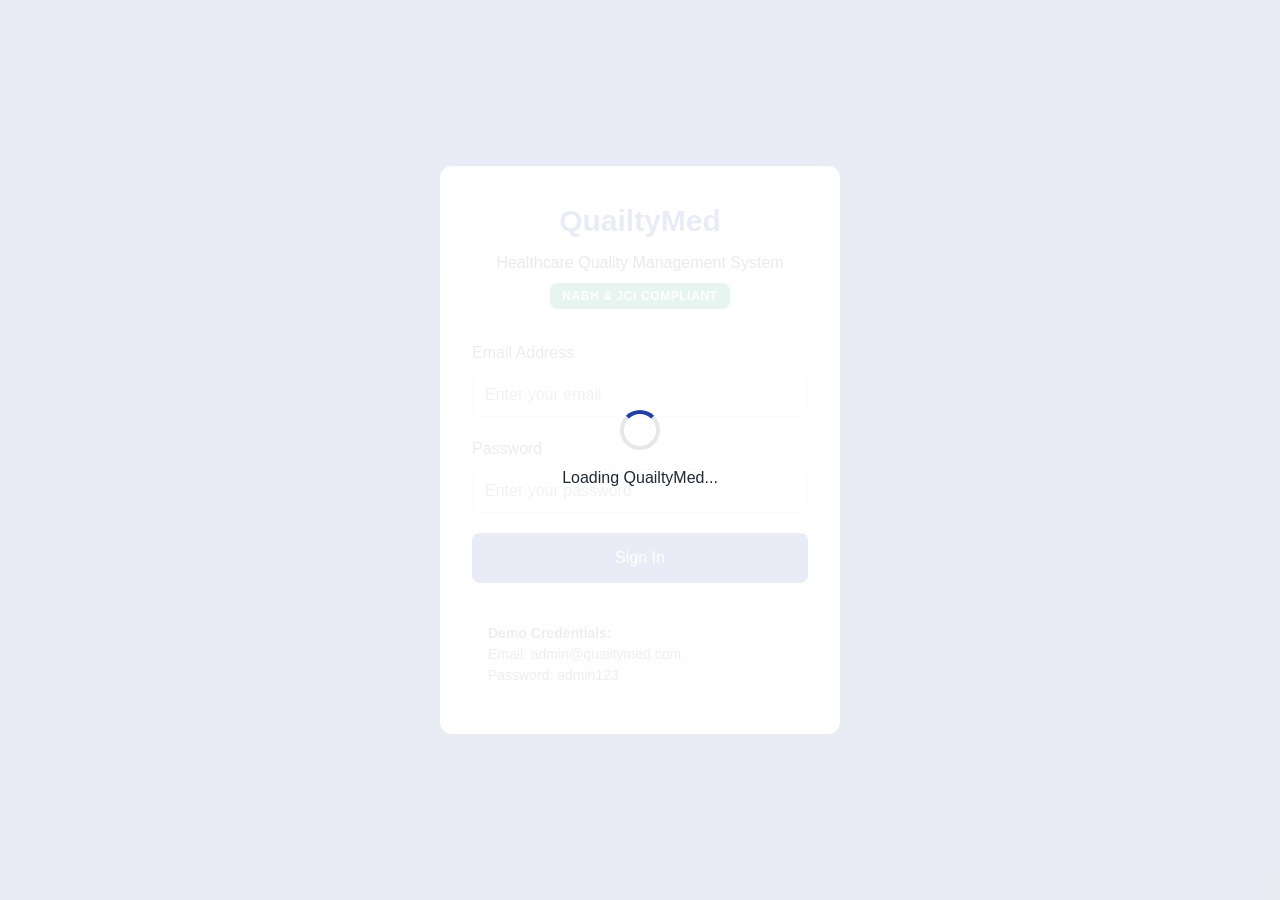
<file: index.html>
<!DOCTYPE html>
<html lang="en">
<head>
    <meta charset="UTF-8">
    <meta name="viewport" content="width=device-width, initial-scale=1.0">
    <title>QuailtyMed - Healthcare Quality Management System</title>
    <meta name="description" content="NABH and JCI compliant healthcare quality management system">
    
    <!-- CSS Files -->
    <link rel="stylesheet" href="css/style.css">
    
    <!-- PWA Manifest for mobile app capability -->
    <link rel="manifest" href="manifest.json">
    <meta name="theme-color" content="#1e40af">
    
    <!-- Favicon and mobile icons -->
    <link rel="icon" type="image/x-icon" href="assets/favicon.ico">
    <link rel="apple-touch-icon" href="assets/profile.jpg">
    
    <!-- Preload critical resources -->
    <link rel="preload" href="js/app.js" as="script">
    <link rel="preload" href="js/api.js" as="script">
</head>
<body>
    <!-- Loading overlay -->
    <div id="loadingOverlay" class="loading-overlay">
        <div class="loading-spinner"></div>
        <p>Loading QuailtyMed...</p>
    </div>

    <!-- Login Screen -->
    <div id="loginScreen" class="login-screen">
        <div class="login-container">
            <div class="login-header">
                <h1>QuailtyMed</h1>
                <p>Healthcare Quality Management System</p>
                <p class="compliance-badge">NABH & JCI Compliant</p>
            </div>
            
            <form id="loginForm" class="login-form">
                <div class="form-group">
                    <label for="email">Email Address</label>
                    <input type="email" id="email" name="email" required 
                           placeholder="Enter your email" autocomplete="username">
                </div>
                
                <div class="form-group">
                    <label for="password">Password</label>
                    <input type="password" id="password" name="password" required 
                           placeholder="Enter your password" autocomplete="current-password">
                </div>
                
                <button type="submit" class="btn-primary">
                    <span class="btn-text">Sign In</span>
                    <span class="btn-loading" style="display: none;">Signing In...</span>
                </button>
                
                <div id="loginError" class="error-message" style="display: none;"></div>
            </form>
            
            <div class="demo-credentials">
                <p><strong>Demo Credentials:</strong></p>
                <p>Email: admin@quailtymed.com</p>
                <p>Password: admin123</p>
            </div>
        </div>
    </div>

    <!-- Main Application -->
    <div id="appContainer" class="app-container" style="display: none;">
        <!-- Header -->
        <header class="app-header">
            <div class="header-content">
                <div class="header-left">
                    <button id="menuToggle" class="menu-toggle" aria-label="Toggle menu">
                        <span></span>
                        <span></span>
                        <span></span>
                    </button>
                    <h1 class="app-title">QuailtyMed</h1>
                </div>
                
                <div class="header-right">
                    <div class="user-info">
                        <span id="userName" class="user-name"></span>
                        <span id="userRole" class="user-role"></span>
                    </div>
                    <button id="logoutBtn" class="logout-btn" aria-label="Logout">
                        <span>Logout</span>
                    </button>
                </div>
            </div>
        </header>

        <!-- Main Layout -->
        <main class="main-content">
            <!-- Left Sidebar - Navigation -->
            <aside id="sidebar" class="sidebar">
                <div class="sidebar-header">
                    <h3>Navigation</h3>
                    <button id="refreshDepartments" class="refresh-btn" aria-label="Refresh departments">
                        ↻
                    </button>
                </div>
                
                <!-- Admin Menu -->
                <div id="adminMenu" class="admin-menu" style="display: none;">
                    <div class="menu-section">
                        <h4>Administration</h4>
                        <div class="menu-items">
                            <div class="menu-item" id="userManagementMenuItem">
                                <span class="menu-icon">👥</span>
                                <span>User Management</span>
                            </div>
                            <div class="menu-item" id="assetManagementMenuItem">
                                <span class="menu-icon">🏭</span>
                                <span>Asset Management</span>
                            </div>
                            <div class="menu-item" id="ncrManagementMenuItem">
                                <span class="menu-icon">❌</span>
                                <span>NCR Management</span>
                            </div>
                            <div class="menu-item" id="reportsMenuItem">
                                <span class="menu-icon">📊</span>
                                <span>Reports & Analytics</span>
                            </div>
                        </div>
                    </div>
                </div>
                
                <!-- Department Navigation -->
                <div class="menu-section">
                    <h4>Departments</h4>
                    <div id="departmentsList" class="departments-list">
                        <!-- Departments will be loaded here -->
                    </div>
                </div>
            </aside>

            <!-- Content Area -->
            <section class="content-area">
                <!-- Dashboard View (Default) -->
                <div id="dashboardView" class="view-container active">
                    <div class="dashboard-header">
                        <h2>Dashboard</h2>
                        <div class="dashboard-filters">
                            <select id="dashboardFilter" class="filter-select">
                                <option value="all">All Departments</option>
                            </select>
                        </div>
                    </div>
                    
                    <div class="dashboard-cards">
                        <div class="dashboard-card">
                            <div class="card-icon">📋</div>
                            <div class="card-content">
                                <h3>Pending Checklists</h3>
                                <div id="pendingChecklists" class="card-number">-</div>
                            </div>
                        </div>
                        
                        <div class="dashboard-card">
                            <div class="card-icon">🔧</div>
                            <div class="card-content">
                                <h3>Overdue PMs</h3>
                                <div id="overduePMs" class="card-number">-</div>
                            </div>
                        </div>
                        
                        <div class="dashboard-card">
                            <div class="card-icon">❌</div>
                            <div class="card-content">
                                <h3>Open NCRs</h3>
                                <div id="openNCRs" class="card-number">-</div>
                            </div>
                        </div>
                        
                        <div class="dashboard-card">
                            <div class="card-icon">📊</div>
                            <div class="card-content">
                                <h3>Compliance Rate</h3>
                                <div id="complianceRate" class="card-number">-</div>
                            </div>
                        </div>
                    </div>
                    
                    <div class="quick-actions">
                        <h3>Quick Actions</h3>
                        <div class="action-buttons">
                            <button id="createChecklistBtn" class="action-btn">
                                <span class="btn-icon">📝</span>
                                Create Checklist
                            </button>
                            <button id="schedulePMBtn" class="action-btn">
                                <span class="btn-icon">⏰</span>
                                Schedule PM
                            </button>
                            <button id="raiseNCRBtn" class="action-btn">
                                <span class="btn-icon">⚠️</span>
                                Raise NCR
                            </button>
                        </div>
                    </div>
                </div>

                <!-- User Management View -->
                <div id="userManagementView" class="view-container">
                    <div class="view-header">
                        <h2>User Management</h2>
                        <div class="user-management-controls">
                            <input type="text" id="userSearch" placeholder="Search users..." class="search-input">
                            <select id="roleFilter" class="filter-select">
                                <option value="">All Roles</option>
                                <option value="superadmin">Super Admin</option>
                                <option value="admin">Admin</option>
                                <option value="auditor">Auditor</option>
                                <option value="dept_manager">Dept Manager</option>
                                <option value="technician">Technician</option>
                                <option value="viewer">Viewer</option>
                            </select>
                            <select id="statusFilter" class="filter-select">
                                <option value="">All Status</option>
                                <option value="active">Active</option>
                                <option value="inactive">Inactive</option>
                            </select>
                            <button id="addUserBtn" class="btn btn-primary">
                                <span class="btn-icon">➕</span>
                                Add User
                            </button>
                        </div>
                    </div>
                    
                    <div class="users-table-container">
                        <table class="users-table">
                            <thead>
                                <tr>
                                    <th>Name</th>
                                    <th>Email</th>
                                    <th>Role</th>
                                    <th>Department</th>
                                    <th>Status</th>
                                    <th>Created</th>
                                    <th>Actions</th>
                                </tr>
                            </thead>
                            <tbody id="usersTableBody">
                                <!-- Users will be loaded here -->
                            </tbody>
                        </table>
                    </div>
                    
                    <div class="pagination" id="usersPagination">
                        <!-- Pagination will be loaded here -->
                    </div>
                </div>

                <!-- Asset Management View -->
                <div id="assetManagementView" class="view-container">
                    <div class="view-header">
                        <h2>Asset Management</h2>
                        <div class="asset-management-controls">
                            <input type="text" id="assetSearch" placeholder="Search assets..." class="search-input">
                            <select id="assetTypeFilter" class="filter-select">
                                <option value="">All Asset Types</option>
                                <!-- Asset types will be loaded here -->
                            </select>
                            <select id="assetStatusFilter" class="filter-select">
                                <option value="">All Status</option>
                                <option value="active">Active</option>
                                <option value="inactive">Inactive</option>
                                <option value="maintenance">Maintenance</option>
                                <option value="decommissioned">Decommissioned</option>
                            </select>
                            <select id="assetDepartmentFilter" class="filter-select">
                                <option value="">All Departments</option>
                                <!-- Departments will be loaded here -->
                            </select>
                            <button id="addAssetBtn" class="btn btn-primary">
                                <span class="btn-icon">➕</span>
                                Add Asset
                            </button>
                        </div>
                    </div>
                    
                    <div class="assets-table-container">
                        <table class="assets-table">
                            <thead>
                                <tr>
                                    <th>Asset Info</th>
                                    <th>Type</th>
                                    <th>Location</th>
                                    <th>Status</th>
                                    <th>Next Maintenance</th>
                                    <th>NCRs</th>
                                    <th>Actions</th>
                                </tr>
                            </thead>
                            <tbody id="assetsTableBody">
                                <!-- Assets will be loaded here -->
                            </tbody>
                        </table>
                    </div>
                    
                    <div class="pagination" id="assetsPagination">
                        <!-- Pagination will be loaded here -->
                    </div>
                </div>

                <!-- NCR Management View -->
                <div id="ncrManagementView" class="view-container">
                    <div class="view-header">
                        <h2>Non-Conformance Reports (NCR)</h2>
                        <div class="ncr-management-controls">
                            <input type="text" id="ncrSearch" placeholder="Search NCRs..." class="search-input">
                            <select id="ncrStatusFilter" class="filter-select">
                                <option value="">All Status</option>
                                <option value="open">Open</option>
                                <option value="in_progress">In Progress</option>
                                <option value="under_review">Under Review</option>
                                <option value="closed">Closed</option>
                            </select>
                            <select id="ncrSeverityFilter" class="filter-select">
                                <option value="">All Severity</option>
                                <option value="critical">Critical</option>
                                <option value="high">High</option>
                                <option value="medium">Medium</option>
                                <option value="low">Low</option>
                            </select>
                            <select id="ncrDepartmentFilter" class="filter-select">
                                <option value="">All Departments</option>
                                <!-- Departments will be loaded here -->
                            </select>
                            <button id="addNCRBtn" class="btn btn-primary">
                                <span class="btn-icon">⚠️</span>
                                Create NCR
                            </button>
                        </div>
                    </div>
                    
                    <div class="ncr-table-container">
                        <table class="ncr-table">
                            <thead>
                                <tr>
                                    <th>NCR ID</th>
                                    <th>Title</th>
                                    <th>Department</th>
                                    <th>Severity</th>
                                    <th>Status</th>
                                    <th>Assigned To</th>
                                    <th>Created</th>
                                    <th>Actions</th>
                                </tr>
                            </thead>
                            <tbody id="ncrTableBody">
                                <!-- NCRs will be loaded here -->
                            </tbody>
                        </table>
                    </div>
                    
                    <div class="pagination" id="ncrPagination">
                        <!-- Pagination will be loaded here -->
                    </div>
                </div>

                <!-- Reports & Analytics View -->
                <div id="reportsView" class="view-container">
                    <div class="view-header">
                        <h2>Reports & Analytics</h2>
                        <div class="reports-controls">
                            <select id="reportsDateRange" class="filter-select">
                                <option value="thisMonth">This Month</option>
                                <option value="lastMonth">Last Month</option>
                                <option value="last3Months">Last 3 Months</option>
                                <option value="last6Months">Last 6 Months</option>
                                <option value="thisYear">This Year</option>
                                <option value="custom">Custom Range</option>
                            </select>
                            <input type="date" id="reportsDateFrom" class="date-input" style="display: none;">
                            <input type="date" id="reportsDateTo" class="date-input" style="display: none;">
                            <select id="reportsDepartmentFilter" class="filter-select">
                                <option value="">All Departments</option>
                                <!-- Departments will be loaded here -->
                            </select>
                            <button id="exportReportBtn" class="btn btn-secondary">
                                <span class="btn-icon">📎</span>
                                Export
                            </button>
                        </div>
                    </div>
                    
                    <div class="reports-container">
                        <!-- Analytics Cards -->
                        <div class="analytics-cards">
                            <div class="analytics-card">
                                <div class="card-header">
                                    <h3>Compliance Overview</h3>
                                    <span id="complianceOverviewPeriod" class="period-label"></span>
                                </div>
                                <div class="card-content">
                                    <div class="metric-display">
                                        <div class="metric-value" id="overallComplianceRate">-</div>
                                        <div class="metric-label">Overall Compliance Rate</div>
                                    </div>
                                    <div class="metric-breakdown">
                                        <div class="breakdown-item">
                                            <span class="breakdown-label">Completed:</span>
                                            <span id="completedChecklistsCount">-</span>
                                        </div>
                                        <div class="breakdown-item">
                                            <span class="breakdown-label">Pending:</span>
                                            <span id="pendingChecklistsCount">-</span>
                                        </div>
                                        <div class="breakdown-item">
                                            <span class="breakdown-label">Overdue:</span>
                                            <span id="overdueChecklistsCount">-</span>
                                        </div>
                                    </div>
                                </div>
                            </div>
                            
                            <div class="analytics-card">
                                <div class="card-header">
                                    <h3>Asset Status</h3>
                                </div>
                                <div class="card-content">
                                    <div class="asset-metrics">
                                        <div class="asset-metric">
                                            <div class="metric-icon active">🟢</div>
                                            <div class="metric-info">
                                                <div class="metric-value" id="activeAssetsCount">-</div>
                                                <div class="metric-label">Active Assets</div>
                                            </div>
                                        </div>
                                        <div class="asset-metric">
                                            <div class="metric-icon warning">🟡</div>
                                            <div class="metric-info">
                                                <div class="metric-value" id="maintenanceDueCount">-</div>
                                                <div class="metric-label">Maintenance Due</div>
                                            </div>
                                        </div>
                                        <div class="asset-metric">
                                            <div class="metric-icon danger">🔴</div>
                                            <div class="metric-info">
                                                <div class="metric-value" id="overdueMaintenanceCount">-</div>
                                                <div class="metric-label">Overdue Maintenance</div>
                                            </div>
                                        </div>
                                    </div>
                                </div>
                            </div>
                            
                            <div class="analytics-card">
                                <div class="card-header">
                                    <h3>NCR Summary</h3>
                                </div>
                                <div class="card-content">
                                    <div class="ncr-metrics">
                                        <div class="ncr-metric">
                                            <div class="metric-value" id="totalNCRsCount">-</div>
                                            <div class="metric-label">Total NCRs</div>
                                        </div>
                                        <div class="ncr-metric">
                                            <div class="metric-value" id="openNCRsCount">-</div>
                                            <div class="metric-label">Open NCRs</div>
                                        </div>
                                        <div class="ncr-metric critical">
                                            <div class="metric-value" id="criticalNCRsCount">-</div>
                                            <div class="metric-label">Critical NCRs</div>
                                        </div>
                                    </div>
                                </div>
                            </div>
                        </div>
                        
                        <!-- Charts Section -->
                        <div class="charts-section">
                            <div class="chart-container">
                                <div class="chart-header">
                                    <h3>Compliance Trends</h3>
                                </div>
                                <div class="chart-content" id="complianceTrendsChart">
                                    <!-- Chart will be rendered here -->
                                    <div class="chart-placeholder">Compliance trend chart will be displayed here</div>
                                </div>
                            </div>
                            
                            <div class="chart-container">
                                <div class="chart-header">
                                    <h3>Department Performance</h3>
                                </div>
                                <div class="chart-content" id="departmentPerformanceChart">
                                    <!-- Chart will be rendered here -->
                                    <div class="chart-placeholder">Department performance chart will be displayed here</div>
                                </div>
                            </div>
                        </div>
                        
                        <!-- Detailed Reports Section -->
                        <div class="detailed-reports">
                            <div class="report-section">
                                <div class="section-header">
                                    <h3>Compliance Report by Department</h3>
                                    <button class="btn btn-sm btn-secondary" onclick="app.loadDetailedComplianceReport()">
                                        <span class="btn-icon">🔄</span>
                                        Refresh
                                    </button>
                                </div>
                                <div class="report-table-container">
                                    <table class="report-table">
                                        <thead>
                                            <tr>
                                                <th>Department</th>
                                                <th>Total Checklists</th>
                                                <th>Completed</th>
                                                <th>Pending</th>
                                                <th>Overdue</th>
                                                <th>Compliance Rate</th>
                                            </tr>
                                        </thead>
                                        <tbody id="departmentComplianceTableBody">
                                            <!-- Department compliance data will be loaded here -->
                                        </tbody>
                                    </table>
                                </div>
                            </div>
                            
                            <div class="report-section">
                                <div class="section-header">
                                    <h3>NCR Analysis</h3>
                                    <button class="btn btn-sm btn-secondary" onclick="app.loadNCRAnalysisReport()">
                                        <span class="btn-icon">🔄</span>
                                        Refresh
                                    </button>
                                </div>
                                <div class="report-charts">
                                    <div class="mini-chart">
                                        <h4>NCRs by Severity</h4>
                                        <div id="ncrSeverityChart" class="chart-placeholder">NCR severity distribution</div>
                                    </div>
                                    <div class="mini-chart">
                                        <h4>NCRs by Category</h4>
                                        <div id="ncrCategoryChart" class="chart-placeholder">NCR category distribution</div>
                                    </div>
                                </div>
                            </div>
                        </div>
                    </div>
                </div>

                <!-- Checklist View -->
                <div id="checklistView" class="view-container">
                    <div class="view-header">
                        <button id="backToAssetSelection" class="back-btn">← Back to Asset Selection</button>
                        <div class="view-title">
                            <h2 id="checklistTitle">Daily Checklist</h2>
                            <p id="checklistInfo" class="view-subtitle"></p>
                        </div>
                    </div>
                    
                    <div id="checklistContainer" class="checklist-container">
                        <!-- Checklist items will be loaded here -->
                    </div>
                </div>

                <!-- Asset Types View -->
                <div id="assetTypesView" class="view-container">
                    <div class="view-header">
                        <button id="backToDepartments" class="back-btn">← Back to Departments</button>
                        <h2 id="assetTypesTitle">Asset Types</h2>
                    </div>
                    
                    <div id="assetTypesList" class="asset-types-list">
                        <!-- Asset types will be loaded here -->
                    </div>
                </div>

                <!-- Document Types View -->
                <div id="documentTypesView" class="view-container">
                    <div class="view-header">
                        <button id="backToAssetTypes" class="back-btn">← Back to Asset Types</button>
                        <h2 id="documentTypesTitle">Document Types</h2>
                    </div>
                    
                    <div id="documentTypesList" class="document-types-list">
                        <!-- Document types will be loaded here -->
                    </div>
                </div>

                <!-- Asset Selection View -->
                <div id="assetSelectionView" class="view-container">
                    <div class="view-header">
                        <button id="backToDocumentTypes" class="back-btn">← Back to Document Types</button>
                        <h2 id="assetSelectionTitle">Select Asset</h2>
                    </div>
                    
                    <div id="assetSelectionList" class="asset-selection-list">
                        <!-- Assets will be loaded here -->
                    </div>
                </div>
            </section>
        </main>
    </div>

    <!-- Modals -->
    <!-- Standard Details Modal -->
    <div id="standardModal" class="modal">
        <div class="modal-content">
            <div class="modal-header">
                <h3 id="standardModalTitle">Standard Details</h3>
                <button class="modal-close" aria-label="Close">&times;</button>
            </div>
            <div class="modal-body">
                <div id="standardModalContent">
                    <!-- Standard details will be loaded here -->
                </div>
            </div>
        </div>
    </div>

    <!-- File Upload Modal -->
    <div id="uploadModal" class="modal">
        <div class="modal-content">
            <div class="modal-header">
                <h3>Upload Evidence</h3>
                <button class="modal-close" aria-label="Close">&times;</button>
            </div>
            <div class="modal-body">
                <form id="uploadForm" enctype="multipart/form-data">
                    <div class="form-group">
                        <label for="fileInput">Select File</label>
                        <input type="file" id="fileInput" name="file" 
                               accept="image/*,.pdf,.doc,.docx,.txt" required>
                        <small>Max size: 5MB. Allowed: Images, PDF, DOC, DOCX, TXT</small>
                    </div>
                    
                    <div class="form-actions">
                        <button type="submit" class="btn-primary">Upload</button>
                        <button type="button" class="btn-secondary modal-close">Cancel</button>
                    </div>
                </form>
            </div>
        </div>
    </div>

    <!-- User Management Modal -->
    <div id="userModal" class="modal">
        <div class="modal-content">
            <div class="modal-header">
                <h3 id="userModalTitle">Add User</h3>
                <span class="modal-close">&times;</span>
            </div>
            <div class="modal-body">
                <form id="userForm">
                    <div class="form-group">
                        <label for="userName">Name *</label>
                        <input type="text" id="userName" name="name" required>
                    </div>
                    
                    <div class="form-group">
                        <label for="userEmail">Email *</label>
                        <input type="email" id="userEmail" name="email" required>
                    </div>
                    
                    <div class="form-group" id="passwordGroup">
                        <label for="userPassword">Password *</label>
                        <input type="password" id="userPassword" name="password" required minlength="6">
                    </div>
                    
                    <div class="form-group">
                        <label for="userRole">Role *</label>
                        <select id="userRole" name="role" required>
                            <option value="">Select Role</option>
                            <option value="admin">Admin</option>
                            <option value="auditor">Auditor</option>
                            <option value="dept_manager">Dept Manager</option>
                            <option value="technician">Technician</option>
                            <option value="viewer">Viewer</option>
                        </select>
                    </div>
                    
                    <div class="form-group">
                        <label for="userDepartment">Department</label>
                        <select id="userDepartment" name="department_id">
                            <option value="">Select Department</option>
                            <!-- Departments will be loaded here -->
                        </select>
                    </div>
                    
                    <div class="form-group" id="statusGroup" style="display: none;">
                        <label for="userStatus">Status</label>
                        <select id="userStatus" name="is_active">
                            <option value="1">Active</option>
                            <option value="0">Inactive</option>
                        </select>
                    </div>
                    
                    <div class="form-actions">
                        <button type="button" class="btn btn-secondary modal-close">Cancel</button>
                        <button type="submit" class="btn btn-primary">Save User</button>
                    </div>
                </form>
            </div>
        </div>
    </div>

    <!-- Password Reset Modal -->
    <div id="passwordResetModal" class="modal">
        <div class="modal-content">
            <div class="modal-header">
                <h3>Reset Password</h3>
                <span class="modal-close">&times;</span>
            </div>
            <div class="modal-body">
                <form id="passwordResetForm">
                    <div class="form-group">
                        <label for="newPassword">New Password *</label>
                        <input type="password" id="newPassword" name="new_password" required minlength="6">
                    </div>
                    
                    <div class="form-group">
                        <label for="confirmPassword">Confirm Password *</label>
                        <input type="password" id="confirmPassword" name="confirm_password" required minlength="6">
                    </div>
                    
                    <div class="form-actions">
                        <button type="button" class="btn btn-secondary modal-close">Cancel</button>
                        <button type="submit" class="btn btn-primary">Reset Password</button>
                    </div>
                </form>
            </div>
        </div>
    </div>

    <!-- Asset Management Modal -->
    <div id="assetModal" class="modal">
        <div class="modal-content">
            <div class="modal-header">
                <h3 id="assetModalTitle">Add Asset</h3>
                <span class="modal-close">&times;</span>
            </div>
            <div class="modal-body">
                <form id="assetForm">
                    <div class="form-row">
                        <div class="form-group">
                            <label for="assetName">Asset Name *</label>
                            <input type="text" id="assetName" name="name" required>
                        </div>
                        
                        <div class="form-group">
                            <label for="assetTag">Asset Tag</label>
                            <input type="text" id="assetTag" name="asset_tag" placeholder="Unique identifier">
                        </div>
                    </div>
                    
                    <div class="form-row">
                        <div class="form-group">
                            <label for="assetTypeSelect">Asset Type *</label>
                            <select id="assetTypeSelect" name="asset_type_id" required>
                                <option value="">Select Asset Type</option>
                                <!-- Asset types will be loaded here -->
                            </select>
                        </div>
                        
                        <div class="form-group">
                            <label for="assetStatus">Status</label>
                            <select id="assetStatus" name="status">
                                <option value="active">Active</option>
                                <option value="inactive">Inactive</option>
                                <option value="maintenance">Maintenance</option>
                                <option value="decommissioned">Decommissioned</option>
                            </select>
                        </div>
                    </div>
                    
                    <div class="form-row">
                        <div class="form-group">
                            <label for="assetModel">Model</label>
                            <input type="text" id="assetModel" name="model">
                        </div>
                        
                        <div class="form-group">
                            <label for="assetSerial">Serial Number</label>
                            <input type="text" id="assetSerial" name="serial_no">
                        </div>
                    </div>
                    
                    <div class="form-group">
                        <label for="assetLocation">Location</label>
                        <input type="text" id="assetLocation" name="location" placeholder="Building, room, etc.">
                    </div>
                    
                    <div class="form-group">
                        <label for="assetVendor">Vendor/Manufacturer</label>
                        <input type="text" id="assetVendor" name="vendor">
                    </div>
                    
                    <div class="form-row">
                        <div class="form-group">
                            <label for="assetInstallDate">Installation Date</label>
                            <input type="date" id="assetInstallDate" name="installation_date">
                        </div>
                        
                        <div class="form-group">
                            <label for="assetWarrantyEnd">Warranty End Date</label>
                            <input type="date" id="assetWarrantyEnd" name="warranty_end">
                        </div>
                    </div>
                    
                    <div class="form-group">
                        <label for="assetCalibrationDate">Next Calibration Date</label>
                        <input type="date" id="assetCalibrationDate" name="next_calibration_date">
                    </div>
                    
                    <div class="form-actions">
                        <button type="button" class="btn btn-secondary modal-close">Cancel</button>
                        <button type="submit" class="btn btn-primary">Save Asset</button>
                    </div>
                </form>
            </div>
        </div>
    </div>

    <!-- NCR Management Modal -->
    <div id="ncrModal" class="modal">
        <div class="modal-content large-modal">
            <div class="modal-header">
                <h3 id="ncrModalTitle">Create NCR</h3>
                <span class="modal-close">&times;</span>
            </div>
            <div class="modal-body">
                <form id="ncrForm">
                    <div class="form-row">
                        <div class="form-group">
                            <label for="ncrTitle">NCR Title *</label>
                            <input type="text" id="ncrTitle" name="title" required placeholder="Brief description of non-conformance">
                        </div>
                        
                        <div class="form-group">
                            <label for="ncrDepartment">Department *</label>
                            <select id="ncrDepartment" name="department_id" required>
                                <option value="">Select Department</option>
                                <!-- Departments will be loaded here -->
                            </select>
                        </div>
                    </div>
                    
                    <div class="form-row">
                        <div class="form-group">
                            <label for="ncrSeverity">Severity *</label>
                            <select id="ncrSeverity" name="severity" required>
                                <option value="">Select Severity</option>
                                <option value="critical">Critical</option>
                                <option value="high">High</option>
                                <option value="medium">Medium</option>
                                <option value="low">Low</option>
                            </select>
                        </div>
                        
                        <div class="form-group">
                            <label for="ncrCategory">Category *</label>
                            <select id="ncrCategory" name="category" required>
                                <option value="">Select Category</option>
                                <option value="process">Process</option>
                                <option value="equipment">Equipment</option>
                                <option value="documentation">Documentation</option>
                                <option value="training">Training</option>
                                <option value="environment">Environment</option>
                                <option value="safety">Safety</option>
                                <option value="quality">Quality</option>
                                <option value="other">Other</option>
                            </select>
                        </div>
                    </div>
                    
                    <div class="form-group">
                        <label for="ncrDescription">Description *</label>
                        <textarea id="ncrDescription" name="description" rows="4" required 
                                  placeholder="Detailed description of the non-conformance"></textarea>
                    </div>
                    
                    <div class="form-group">
                        <label for="ncrImmediate">Immediate Action Taken</label>
                        <textarea id="ncrImmediate" name="immediate_action" rows="3" 
                                  placeholder="Actions taken immediately to address the issue"></textarea>
                    </div>
                    
                    <div class="form-row">
                        <div class="form-group">
                            <label for="ncrDetectedBy">Detected By</label>
                            <input type="text" id="ncrDetectedBy" name="detected_by" placeholder="Name of person who detected the issue">
                        </div>
                        
                        <div class="form-group">
                            <label for="ncrLocation">Location</label>
                            <input type="text" id="ncrLocation" name="location" placeholder="Where the non-conformance occurred">
                        </div>
                    </div>
                    
                    <div class="form-group">
                        <label for="ncrAssignedTo">Assign To</label>
                        <select id="ncrAssignedTo" name="assigned_to">
                            <option value="">Select User</option>
                            <!-- Users will be loaded here -->
                        </select>
                    </div>
                    
                    <div class="form-actions">
                        <button type="button" class="btn btn-secondary modal-close">Cancel</button>
                        <button type="submit" class="btn btn-primary">Create NCR</button>
                    </div>
                </form>
            </div>
        </div>
    </div>

    <!-- NCR Actions Modal -->
    <div id="ncrActionsModal" class="modal">
        <div class="modal-content large-modal">
            <div class="modal-header">
                <h3 id="ncrActionsModalTitle">NCR Actions</h3>
                <span class="modal-close">&times;</span>
            </div>
            <div class="modal-body">
                <div class="ncr-info-summary">
                    <h4 id="ncrInfoTitle">NCR Information</h4>
                    <div id="ncrInfoContent" class="ncr-summary">
                        <!-- NCR summary will be loaded here -->
                    </div>
                </div>
                
                <div class="ncr-actions-section">
                    <div class="actions-header">
                        <h4>Corrective & Preventive Actions (CAPA)</h4>
                        <button id="addActionBtn" class="btn btn-sm btn-primary">
                            <span class="btn-icon">+</span> Add Action
                        </button>
                    </div>
                    
                    <div id="actionsContainer" class="actions-container">
                        <!-- Actions will be loaded here -->
                    </div>
                </div>
                
                <div class="form-actions">
                    <button type="button" class="btn btn-secondary modal-close">Close</button>
                    <button id="updateNCRStatusBtn" class="btn btn-primary">Update Status</button>
                </div>
            </div>
        </div>
    </div>

    <!-- Toast Notifications -->
    <div id="toastContainer" class="toast-container" aria-live="polite"></div>

    <!-- Scripts -->
    <script src="js/api.js"></script>
    <script src="js/app.js"></script>
    
    <!-- Service Worker Registration for PWA 
    <script>
        if ('serviceWorker' in navigator) {
            navigator.serviceWorker.register('sw.js')
                .then(reg => console.log('Service Worker registered'))
                .catch(err => console.log('Service Worker registration failed'));
        }
    </script> -->
</body>
</html>
</file>
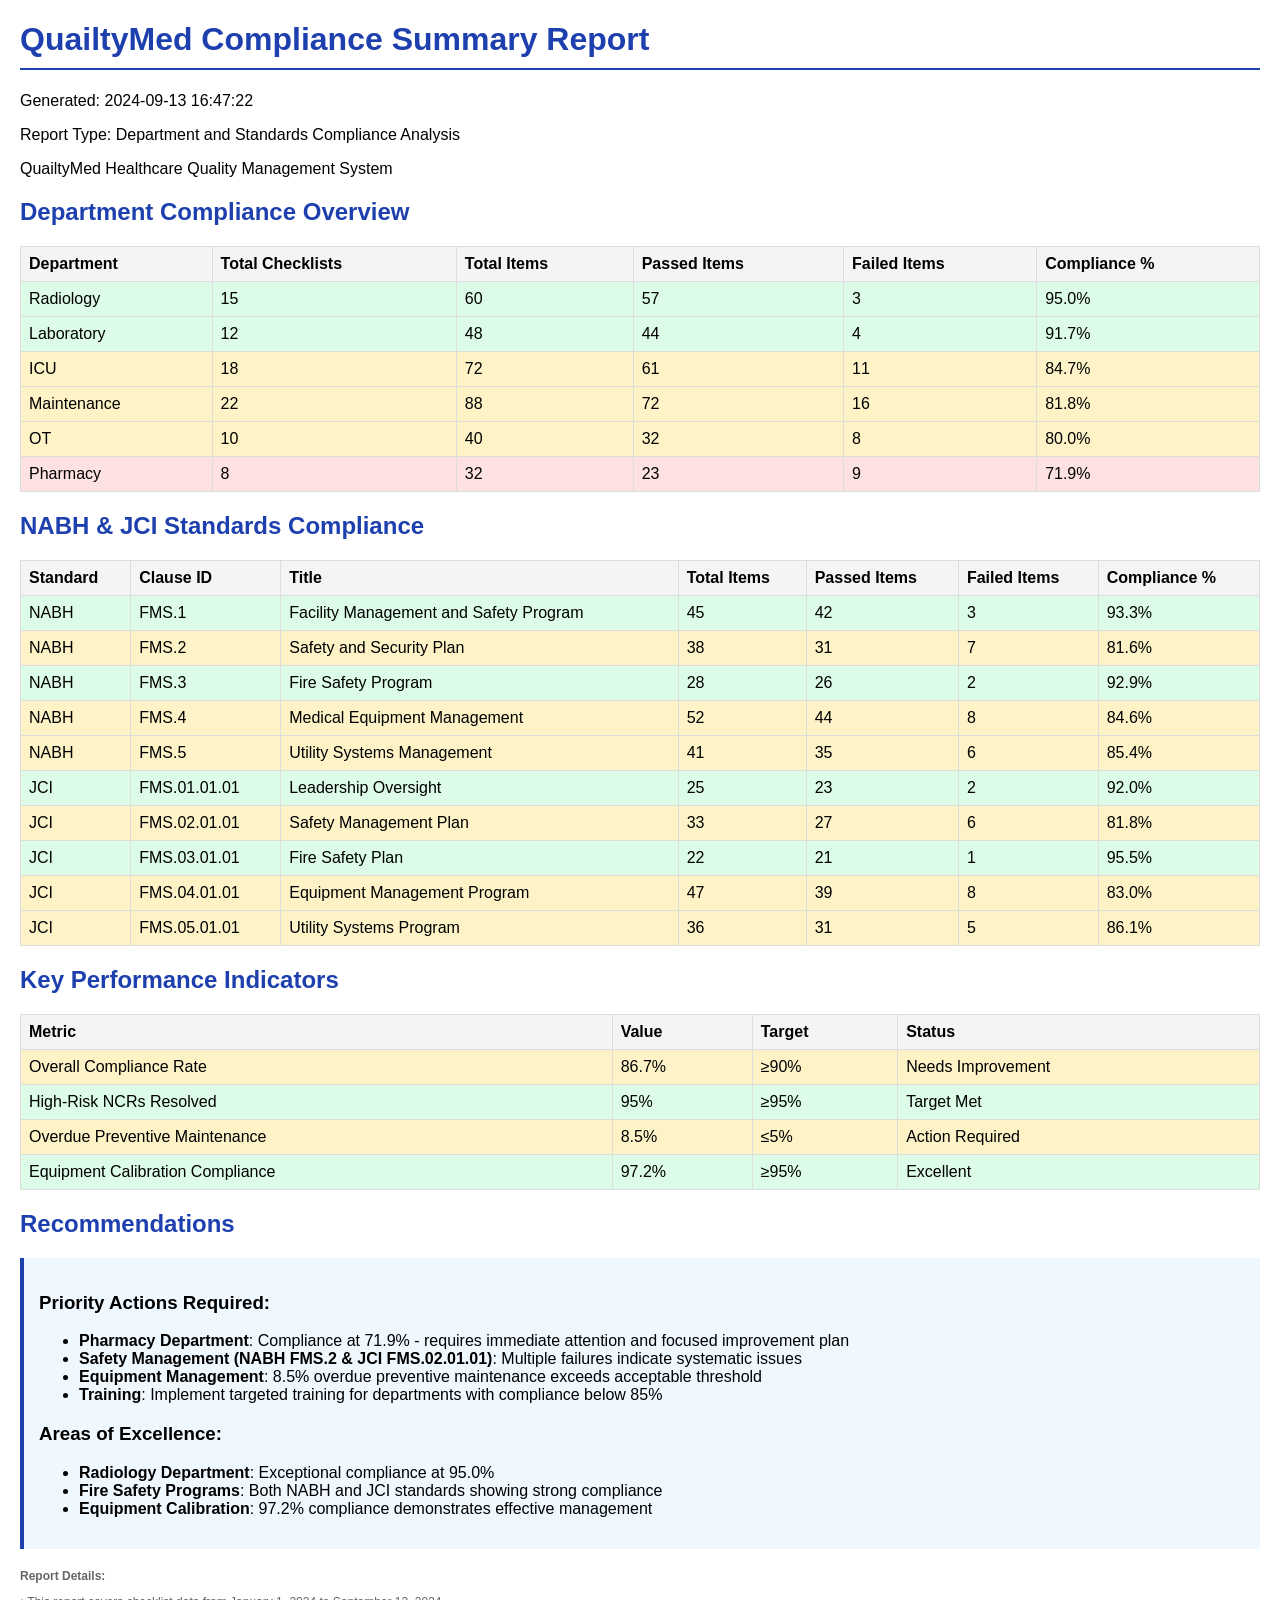
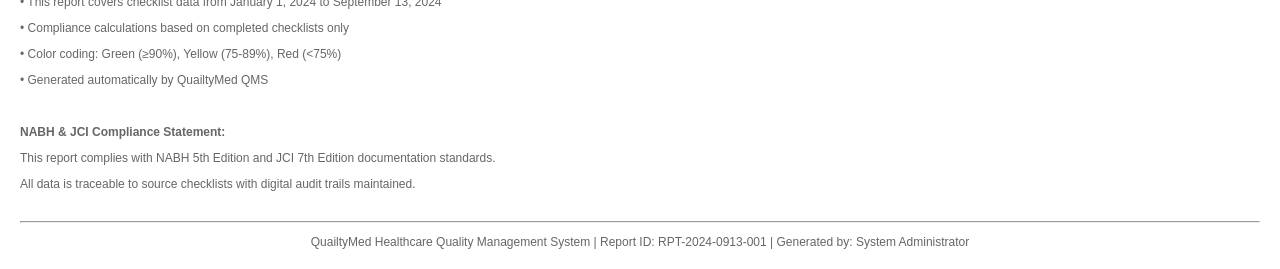
<file: sample_compliance_report.html>
<!DOCTYPE html>
<html>
<head>
    <meta charset="UTF-8">
    <title>Compliance Summary Report</title>
    <style>
        body { font-family: Arial, sans-serif; margin: 20px; }
        h1, h2 { color: #1e40af; }
        h1 { border-bottom: 2px solid #1e40af; padding-bottom: 10px; }
        table { width: 100%; border-collapse: collapse; margin: 20px 0; }
        th, td { border: 1px solid #ddd; padding: 8px; text-align: left; }
        th { background-color: #f3f4f6; font-weight: bold; }
        .high-compliance { background-color: #dcfce7; }
        .medium-compliance { background-color: #fef3c7; }
        .low-compliance { background-color: #fee2e2; }
        .header { margin-bottom: 20px; }
        .footer { margin-top: 20px; font-size: 12px; color: #666; }
    </style>
</head>
<body>
    <div class="header">
        <h1>QuailtyMed Compliance Summary Report</h1>
        <p>Generated: 2024-09-13 16:47:22</p>
        <p>Report Type: Department and Standards Compliance Analysis</p>
        <p>QuailtyMed Healthcare Quality Management System</p>
    </div>
    
    <h2>Department Compliance Overview</h2>
    <table>
        <tr>
            <th>Department</th>
            <th>Total Checklists</th>
            <th>Total Items</th>
            <th>Passed Items</th>
            <th>Failed Items</th>
            <th>Compliance %</th>
        </tr>
        <tr class="high-compliance">
            <td>Radiology</td>
            <td>15</td>
            <td>60</td>
            <td>57</td>
            <td>3</td>
            <td>95.0%</td>
        </tr>
        <tr class="high-compliance">
            <td>Laboratory</td>
            <td>12</td>
            <td>48</td>
            <td>44</td>
            <td>4</td>
            <td>91.7%</td>
        </tr>
        <tr class="medium-compliance">
            <td>ICU</td>
            <td>18</td>
            <td>72</td>
            <td>61</td>
            <td>11</td>
            <td>84.7%</td>
        </tr>
        <tr class="medium-compliance">
            <td>Maintenance</td>
            <td>22</td>
            <td>88</td>
            <td>72</td>
            <td>16</td>
            <td>81.8%</td>
        </tr>
        <tr class="medium-compliance">
            <td>OT</td>
            <td>10</td>
            <td>40</td>
            <td>32</td>
            <td>8</td>
            <td>80.0%</td>
        </tr>
        <tr class="low-compliance">
            <td>Pharmacy</td>
            <td>8</td>
            <td>32</td>
            <td>23</td>
            <td>9</td>
            <td>71.9%</td>
        </tr>
    </table>
    
    <h2>NABH & JCI Standards Compliance</h2>
    <table>
        <tr>
            <th>Standard</th>
            <th>Clause ID</th>
            <th>Title</th>
            <th>Total Items</th>
            <th>Passed Items</th>
            <th>Failed Items</th>
            <th>Compliance %</th>
        </tr>
        <tr class="high-compliance">
            <td>NABH</td>
            <td>FMS.1</td>
            <td>Facility Management and Safety Program</td>
            <td>45</td>
            <td>42</td>
            <td>3</td>
            <td>93.3%</td>
        </tr>
        <tr class="medium-compliance">
            <td>NABH</td>
            <td>FMS.2</td>
            <td>Safety and Security Plan</td>
            <td>38</td>
            <td>31</td>
            <td>7</td>
            <td>81.6%</td>
        </tr>
        <tr class="high-compliance">
            <td>NABH</td>
            <td>FMS.3</td>
            <td>Fire Safety Program</td>
            <td>28</td>
            <td>26</td>
            <td>2</td>
            <td>92.9%</td>
        </tr>
        <tr class="medium-compliance">
            <td>NABH</td>
            <td>FMS.4</td>
            <td>Medical Equipment Management</td>
            <td>52</td>
            <td>44</td>
            <td>8</td>
            <td>84.6%</td>
        </tr>
        <tr class="medium-compliance">
            <td>NABH</td>
            <td>FMS.5</td>
            <td>Utility Systems Management</td>
            <td>41</td>
            <td>35</td>
            <td>6</td>
            <td>85.4%</td>
        </tr>
        <tr class="high-compliance">
            <td>JCI</td>
            <td>FMS.01.01.01</td>
            <td>Leadership Oversight</td>
            <td>25</td>
            <td>23</td>
            <td>2</td>
            <td>92.0%</td>
        </tr>
        <tr class="medium-compliance">
            <td>JCI</td>
            <td>FMS.02.01.01</td>
            <td>Safety Management Plan</td>
            <td>33</td>
            <td>27</td>
            <td>6</td>
            <td>81.8%</td>
        </tr>
        <tr class="high-compliance">
            <td>JCI</td>
            <td>FMS.03.01.01</td>
            <td>Fire Safety Plan</td>
            <td>22</td>
            <td>21</td>
            <td>1</td>
            <td>95.5%</td>
        </tr>
        <tr class="medium-compliance">
            <td>JCI</td>
            <td>FMS.04.01.01</td>
            <td>Equipment Management Program</td>
            <td>47</td>
            <td>39</td>
            <td>8</td>
            <td>83.0%</td>
        </tr>
        <tr class="medium-compliance">
            <td>JCI</td>
            <td>FMS.05.01.01</td>
            <td>Utility Systems Program</td>
            <td>36</td>
            <td>31</td>
            <td>5</td>
            <td>86.1%</td>
        </tr>
    </table>

    <h2>Key Performance Indicators</h2>
    <table>
        <tr>
            <th>Metric</th>
            <th>Value</th>
            <th>Target</th>
            <th>Status</th>
        </tr>
        <tr class="medium-compliance">
            <td>Overall Compliance Rate</td>
            <td>86.7%</td>
            <td>≥90%</td>
            <td>Needs Improvement</td>
        </tr>
        <tr class="high-compliance">
            <td>High-Risk NCRs Resolved</td>
            <td>95%</td>
            <td>≥95%</td>
            <td>Target Met</td>
        </tr>
        <tr class="medium-compliance">
            <td>Overdue Preventive Maintenance</td>
            <td>8.5%</td>
            <td>≤5%</td>
            <td>Action Required</td>
        </tr>
        <tr class="high-compliance">
            <td>Equipment Calibration Compliance</td>
            <td>97.2%</td>
            <td>≥95%</td>
            <td>Excellent</td>
        </tr>
    </table>

    <h2>Recommendations</h2>
    <div style="background-color: #f0f8ff; padding: 15px; border-left: 4px solid #1e40af; margin: 20px 0;">
        <h3>Priority Actions Required:</h3>
        <ul>
            <li><strong>Pharmacy Department</strong>: Compliance at 71.9% - requires immediate attention and focused improvement plan</li>
            <li><strong>Safety Management (NABH FMS.2 & JCI FMS.02.01.01)</strong>: Multiple failures indicate systematic issues</li>
            <li><strong>Equipment Management</strong>: 8.5% overdue preventive maintenance exceeds acceptable threshold</li>
            <li><strong>Training</strong>: Implement targeted training for departments with compliance below 85%</li>
        </ul>

        <h3>Areas of Excellence:</h3>
        <ul>
            <li><strong>Radiology Department</strong>: Exceptional compliance at 95.0%</li>
            <li><strong>Fire Safety Programs</strong>: Both NABH and JCI standards showing strong compliance</li>
            <li><strong>Equipment Calibration</strong>: 97.2% compliance demonstrates effective management</li>
        </ul>
    </div>

    <div class="footer">
        <p><strong>Report Details:</strong></p>
        <p>• This report covers checklist data from January 1, 2024 to September 13, 2024</p>
        <p>• Compliance calculations based on completed checklists only</p>
        <p>• Color coding: Green (≥90%), Yellow (75-89%), Red (<75%)</p>
        <p>• Generated automatically by QuailtyMed QMS</p>
        <br>
        <p><strong>NABH & JCI Compliance Statement:</strong></p>
        <p>This report complies with NABH 5th Edition and JCI 7th Edition documentation standards.</p>
        <p>All data is traceable to source checklists with digital audit trails maintained.</p>
        
        <hr style="margin-top: 30px;">
        <p style="text-align: center; color: #666;">
            QuailtyMed Healthcare Quality Management System | 
            Report ID: RPT-2024-0913-001 | 
            Generated by: System Administrator
        </p>
    </div>
</body>
</html>
</file>
<file: css/style.css>
/**
 * QuailtyMed CSS Styles
 * Mobile-first responsive design with modern UI elements
 * Supports both light and dark themes with accessibility features
 */

/* CSS Custom Properties (Variables) */
:root {
  /* Color Palette */
  --primary-color: #1e40af;
  --primary-light: #3b82f6;
  --primary-dark: #1e3a8a;
  --secondary-color: #059669;
  --secondary-light: #10b981;
  --accent-color: #f59e0b;
  --danger-color: #dc2626;
  --warning-color: #d97706;
  --success-color: #059669;
  
  /* Neutral Colors */
  --white: #ffffff;
  --gray-50: #f9fafb;
  --gray-100: #f3f4f6;
  --gray-200: #e5e7eb;
  --gray-300: #d1d5db;
  --gray-400: #9ca3af;
  --gray-500: #6b7280;
  --gray-600: #4b5563;
  --gray-700: #374151;
  --gray-800: #1f2937;
  --gray-900: #111827;
  
  /* Typography */
  --font-family: -apple-system, BlinkMacSystemFont, 'Segoe UI', Roboto, Oxygen, Ubuntu, Cantarell, sans-serif;
  --font-size-xs: 0.75rem;
  --font-size-sm: 0.875rem;
  --font-size-base: 1rem;
  --font-size-lg: 1.125rem;
  --font-size-xl: 1.25rem;
  --font-size-2xl: 1.5rem;
  --font-size-3xl: 1.875rem;
  
  /* Spacing */
  --spacing-1: 0.25rem;
  --spacing-2: 0.5rem;
  --spacing-3: 0.75rem;
  --spacing-4: 1rem;
  --spacing-5: 1.25rem;
  --spacing-6: 1.5rem;
  --spacing-8: 2rem;
  --spacing-12: 3rem;
  --spacing-16: 4rem;
  
  /* Layout */
  --header-height: 60px;
  --sidebar-width: 280px;
  --border-radius: 8px;
  --border-radius-lg: 12px;
  --box-shadow: 0 1px 3px 0 rgba(0, 0, 0, 0.1), 0 1px 2px 0 rgba(0, 0, 0, 0.06);
  --box-shadow-lg: 0 10px 15px -3px rgba(0, 0, 0, 0.1), 0 4px 6px -2px rgba(0, 0, 0, 0.05);
  
  /* Animation */
  --transition: all 0.3s cubic-bezier(0.4, 0, 0.2, 1);
  --transition-fast: all 0.15s ease-in-out;
}

/* Reset and Base Styles */
* {
  box-sizing: border-box;
  margin: 0;
  padding: 0;
}

html {
  font-size: 16px;
  line-height: 1.5;
}

body {
  font-family: var(--font-family);
  font-size: var(--font-size-base);
  color: var(--gray-800);
  background-color: var(--gray-50);
  -webkit-font-smoothing: antialiased;
  -moz-osx-font-smoothing: grayscale;
}

/* Focus States for Accessibility */
*:focus {
  outline: 2px solid var(--primary-color);
  outline-offset: 2px;
}

/* Loading Overlay */
.loading-overlay {
  position: fixed;
  top: 0;
  left: 0;
  right: 0;
  bottom: 0;
  background: rgba(255, 255, 255, 0.9);
  display: flex;
  flex-direction: column;
  align-items: center;
  justify-content: center;
  z-index: 9999;
}

.loading-spinner {
  width: 40px;
  height: 40px;
  border: 4px solid var(--gray-200);
  border-top: 4px solid var(--primary-color);
  border-radius: 50%;
  animation: spin 1s linear infinite;
  margin-bottom: var(--spacing-4);
}

@keyframes spin {
  0% { transform: rotate(0deg); }
  100% { transform: rotate(360deg); }
}

/* Login Screen */
.login-screen {
  min-height: 100vh;
  display: flex;
  align-items: center;
  justify-content: center;
  background: linear-gradient(135deg, var(--primary-color) 0%, var(--primary-dark) 100%);
  padding: var(--spacing-4);
}

.login-container {
  background: var(--white);
  padding: var(--spacing-8);
  border-radius: var(--border-radius-lg);
  box-shadow: var(--box-shadow-lg);
  width: 100%;
  max-width: 400px;
}

.login-header {
  text-align: center;
  margin-bottom: var(--spacing-8);
}

.login-header h1 {
  font-size: var(--font-size-3xl);
  font-weight: 700;
  color: var(--primary-color);
  margin-bottom: var(--spacing-2);
}

.compliance-badge {
  background: var(--success-color);
  color: var(--white);
  font-size: var(--font-size-xs);
  padding: var(--spacing-1) var(--spacing-3);
  border-radius: var(--border-radius);
  font-weight: 600;
  text-transform: uppercase;
  letter-spacing: 0.05em;
  display: inline-block;
  margin-top: var(--spacing-2);
}

.login-form {
  margin-bottom: var(--spacing-6);
}

.form-group {
  margin-bottom: var(--spacing-5);
}

.form-group label {
  display: block;
  margin-bottom: var(--spacing-2);
  font-weight: 500;
  color: var(--gray-700);
}

.form-group input {
  width: 100%;
  padding: var(--spacing-3);
  border: 1px solid var(--gray-300);
  border-radius: var(--border-radius);
  font-size: var(--font-size-base);
  transition: var(--transition-fast);
}

.form-group input:focus {
  border-color: var(--primary-color);
  box-shadow: 0 0 0 3px rgba(59, 130, 246, 0.1);
}

.demo-credentials {
  background: var(--gray-50);
  padding: var(--spacing-4);
  border-radius: var(--border-radius);
  font-size: var(--font-size-sm);
  color: var(--gray-600);
}

/* Buttons */
.btn-primary, .btn-secondary, .action-btn {
  display: inline-flex;
  align-items: center;
  justify-content: center;
  padding: var(--spacing-3) var(--spacing-6);
  border: none;
  border-radius: var(--border-radius);
  font-size: var(--font-size-base);
  font-weight: 500;
  text-decoration: none;
  cursor: pointer;
  transition: var(--transition-fast);
  gap: var(--spacing-2);
}

.btn-primary {
  background-color: var(--primary-color);
  color: var(--white);
  width: 100%;
  padding: var(--spacing-4) var(--spacing-6);
}

.btn-primary:hover {
  background-color: var(--primary-dark);
  transform: translateY(-1px);
}

.btn-secondary {
  background-color: var(--gray-200);
  color: var(--gray-700);
}

.btn-secondary:hover {
  background-color: var(--gray-300);
}

.action-btn {
  background-color: var(--white);
  border: 1px solid var(--gray-200);
  color: var(--gray-700);
  padding: var(--spacing-4);
  flex-direction: column;
  gap: var(--spacing-2);
  min-height: 100px;
  width: 100%;
}

.action-btn:hover {
  background-color: var(--gray-50);
  border-color: var(--primary-color);
  color: var(--primary-color);
  transform: translateY(-2px);
  box-shadow: var(--box-shadow);
}

.btn-icon {
  font-size: var(--font-size-xl);
}

/* App Layout */
.app-container {
  display: flex;
  flex-direction: column;
  min-height: 100vh;
}

.app-header {
  height: var(--header-height);
  background-color: var(--white);
  border-bottom: 1px solid var(--gray-200);
  box-shadow: var(--box-shadow);
  position: sticky;
  top: 0;
  z-index: 100;
}

.header-content {
  height: 100%;
  display: flex;
  align-items: center;
  justify-content: space-between;
  padding: 0 var(--spacing-4);
  max-width: 1400px;
  margin: 0 auto;
}

.header-left {
  display: flex;
  align-items: center;
  gap: var(--spacing-4);
}

.menu-toggle {
  display: none;
  flex-direction: column;
  gap: 3px;
  background: none;
  border: none;
  padding: var(--spacing-2);
  cursor: pointer;
}

.menu-toggle span {
  width: 20px;
  height: 2px;
  background-color: var(--gray-600);
  border-radius: 1px;
  transition: var(--transition-fast);
}

.app-title {
  font-size: var(--font-size-xl);
  font-weight: 700;
  color: var(--primary-color);
}

.header-right {
  display: flex;
  align-items: center;
  gap: var(--spacing-4);
}

.user-info {
  display: flex;
  flex-direction: column;
  align-items: flex-end;
}

.user-name {
  font-weight: 500;
  color: var(--gray-800);
  font-size: var(--font-size-sm);
}

.user-role {
  font-size: var(--font-size-xs);
  color: var(--gray-500);
  text-transform: capitalize;
}

.logout-btn {
  background: var(--danger-color);
  color: var(--white);
  border: none;
  padding: var(--spacing-2) var(--spacing-4);
  border-radius: var(--border-radius);
  font-size: var(--font-size-sm);
  cursor: pointer;
  transition: var(--transition-fast);
}

.logout-btn:hover {
  background-color: #b91c1c;
}

/* Main Content Area */
.main-content {
  flex: 1;
  display: flex;
  max-width: 1400px;
  margin: 0 auto;
  width: 100%;
}

.sidebar {
  width: var(--sidebar-width);
  background-color: var(--white);
  border-right: 1px solid var(--gray-200);
  padding: var(--spacing-4);
  overflow-y: auto;
}

.sidebar-header {
  display: flex;
  align-items: center;
  justify-content: space-between;
  margin-bottom: var(--spacing-4);
  padding-bottom: var(--spacing-4);
  border-bottom: 1px solid var(--gray-200);
}

.sidebar-header h3 {
  font-size: var(--font-size-lg);
  font-weight: 600;
  color: var(--gray-800);
}

.refresh-btn {
  background: none;
  border: 1px solid var(--gray-300);
  padding: var(--spacing-1) var(--spacing-2);
  border-radius: var(--border-radius);
  cursor: pointer;
  font-size: var(--font-size-base);
  transition: var(--transition-fast);
}

.refresh-btn:hover {
  background-color: var(--gray-50);
  border-color: var(--primary-color);
}

.content-area {
  flex: 1;
  padding: var(--spacing-6);
  overflow-y: auto;
}

/* View Containers */
.view-container {
  display: none;
}

.view-container.active {
  display: block;
  animation: fadeIn 0.3s ease-in-out;
}

@keyframes fadeIn {
  from { opacity: 0; transform: translateY(10px); }
  to { opacity: 1; transform: translateY(0); }
}

.view-header {
  margin-bottom: var(--spacing-6);
}

.back-btn {
  background: none;
  border: none;
  color: var(--primary-color);
  font-size: var(--font-size-base);
  cursor: pointer;
  margin-bottom: var(--spacing-3);
  display: flex;
  align-items: center;
  gap: var(--spacing-2);
  transition: var(--transition-fast);
}

.back-btn:hover {
  color: var(--primary-dark);
  text-decoration: underline;
}

.view-title h2 {
  font-size: var(--font-size-2xl);
  font-weight: 700;
  color: var(--gray-800);
  margin-bottom: var(--spacing-2);
}

.view-subtitle {
  color: var(--gray-600);
  font-size: var(--font-size-sm);
}

/* Dashboard */
.dashboard-header {
  display: flex;
  justify-content: space-between;
  align-items: center;
  margin-bottom: var(--spacing-6);
}

.dashboard-header h2 {
  font-size: var(--font-size-2xl);
  font-weight: 700;
  color: var(--gray-800);
}

.filter-select {
  padding: var(--spacing-2) var(--spacing-3);
  border: 1px solid var(--gray-300);
  border-radius: var(--border-radius);
  background-color: var(--white);
  font-size: var(--font-size-sm);
}

.dashboard-cards {
  display: grid;
  grid-template-columns: repeat(auto-fit, minmax(250px, 1fr));
  gap: var(--spacing-4);
  margin-bottom: var(--spacing-8);
}

.dashboard-card {
  background-color: var(--white);
  padding: var(--spacing-6);
  border-radius: var(--border-radius-lg);
  box-shadow: var(--box-shadow);
  display: flex;
  align-items: center;
  gap: var(--spacing-4);
  transition: var(--transition);
}

.dashboard-card:hover {
  transform: translateY(-2px);
  box-shadow: var(--box-shadow-lg);
}

.dashboard-card.urgent {
  border-left: 4px solid #dc2626;
}

.dashboard-card.urgent .card-icon {
  background-color: #fee2e2;
  color: #dc2626;
}

.dashboard-card.warning {
  border-left: 4px solid #d97706;
}

.dashboard-card.warning .card-icon {
  background-color: #fef3c7;
  color: #d97706;
}

.dashboard-card.success {
  border-left: 4px solid #16a34a;
}

.dashboard-card.success .card-icon {
  background-color: #dcfce7;
  color: #16a34a;
}

.card-icon {
  font-size: 2rem;
  width: 60px;
  height: 60px;
  display: flex;
  align-items: center;
  justify-content: center;
  background-color: var(--gray-50);
  border-radius: var(--border-radius);
}

.card-content h3 {
  font-size: var(--font-size-base);
  font-weight: 600;
  color: var(--gray-700);
  margin-bottom: var(--spacing-1);
}

.card-number {
  font-size: var(--font-size-2xl);
  font-weight: 700;
  color: var(--primary-color);
}

.quick-actions {
  margin-top: var(--spacing-8);
}

.quick-actions h3 {
  font-size: var(--font-size-lg);
  font-weight: 600;
  color: var(--gray-800);
  margin-bottom: var(--spacing-4);
}

.action-buttons {
  display: grid;
  grid-template-columns: repeat(auto-fit, minmax(200px, 1fr));
  gap: var(--spacing-4);
}

/* Lists */
.departments-list, .asset-types-list, .document-types-list, .asset-selection-list {
  display: flex;
  flex-direction: column;
  gap: var(--spacing-2);
}

.department-item, .asset-type-item, .document-type-item {
  padding: var(--spacing-4);
  background-color: var(--white);
  border: 1px solid var(--gray-200);
  border-radius: var(--border-radius);
  cursor: pointer;
  transition: var(--transition-fast);
}

.department-item:hover, .asset-type-item:hover, .document-type-item:hover {
  background-color: var(--gray-50);
  border-color: var(--primary-color);
  transform: translateX(4px);
}

.department-item.active, .asset-type-item.active, .document-type-item.active {
  background-color: var(--primary-color);
  color: var(--white);
  border-color: var(--primary-color);
}

/* Asset Selection Styles */
.asset-selection-item {
  padding: var(--spacing-4);
  background-color: var(--white);
  border: 1px solid var(--gray-200);
  border-radius: var(--border-radius);
  transition: var(--transition-fast);
  display: flex;
  justify-content: space-between;
  align-items: center;
  gap: var(--spacing-4);
}

.asset-selection-item:hover {
  background-color: var(--gray-50);
  border-color: var(--primary-color);
  transform: translateY(-2px);
  box-shadow: var(--box-shadow);
}

.asset-info {
  flex: 1;
}

.asset-name {
  font-weight: 600;
  margin-bottom: var(--spacing-2);
  font-size: var(--font-size-lg);
}

.asset-details {
  display: flex;
  gap: var(--spacing-3);
  margin-bottom: var(--spacing-1);
  flex-wrap: wrap;
}

.asset-tag, .asset-location, .asset-model {
  font-size: var(--font-size-sm);
  color: var(--gray-600);
  background: var(--gray-100);
  padding: 0.25rem 0.5rem;
  border-radius: var(--border-radius-sm);
}

.asset-department {
  font-size: var(--font-size-sm);
  color: var(--gray-500);
  font-style: italic;
}

.select-asset-btn {
  background: var(--primary-color);
  color: var(--white);
  border: none;
  padding: var(--spacing-3) var(--spacing-4);
  border-radius: var(--border-radius);
  cursor: pointer;
  font-weight: 500;
  transition: var(--transition-fast);
  white-space: nowrap;
}

.select-asset-btn:hover {
  background: var(--primary-dark);
  transform: translateY(-1px);
}

/* User Management Styles */
.user-management-controls {
  display: flex;
  gap: var(--spacing-3);
  margin-bottom: var(--spacing-4);
  flex-wrap: wrap;
  align-items: center;
}

.search-input {
  flex: 1;
  min-width: 200px;
  padding: var(--spacing-2) var(--spacing-3);
  border: 1px solid var(--gray-300);
  border-radius: var(--border-radius);
  font-size: var(--font-size-sm);
}

.users-table-container {
  background: var(--white);
  border-radius: var(--border-radius-lg);
  box-shadow: var(--box-shadow);
  overflow: hidden;
}

.users-table {
  width: 100%;
  border-collapse: collapse;
}

.users-table th,
.users-table td {
  padding: var(--spacing-3);
  text-align: left;
  border-bottom: 1px solid var(--gray-200);
}

.users-table th {
  background: var(--gray-50);
  font-weight: 600;
  color: var(--gray-700);
  font-size: var(--font-size-sm);
  text-transform: uppercase;
  letter-spacing: 0.05em;
}

.users-table td {
  vertical-align: middle;
}

.users-table tbody tr:hover {
  background: var(--gray-50);
}

.user-info {
  display: flex;
  flex-direction: column;
  gap: 0.25rem;
}

.user-name {
  font-weight: 500;
  color: var(--gray-800);
}

.user-id {
  font-size: var(--font-size-xs);
  color: var(--gray-500);
}

.role-badge {
  display: inline-block;
  padding: 0.25rem 0.5rem;
  border-radius: var(--border-radius-sm);
  font-size: var(--font-size-xs);
  font-weight: 500;
  text-transform: uppercase;
  letter-spacing: 0.05em;
}

.role-superadmin {
  background: #fee2e2;
  color: #dc2626;
}

.role-admin {
  background: #fef3c7;
  color: #d97706;
}

.role-auditor {
  background: #dbeafe;
  color: #2563eb;
}

.role-dept_manager {
  background: #ecfdf5;
  color: #059669;
}

.role-technician {
  background: #f3e8ff;
  color: #7c3aed;
}

.role-viewer {
  background: var(--gray-100);
  color: var(--gray-600);
}

.status-badge {
  display: inline-block;
  padding: 0.25rem 0.5rem;
  border-radius: var(--border-radius-sm);
  font-size: var(--font-size-xs);
  font-weight: 500;
  text-transform: uppercase;
  letter-spacing: 0.05em;
}

.status-badge.active {
  background: #dcfce7;
  color: #16a34a;
}

.status-badge.inactive {
  background: #fee2e2;
  color: #dc2626;
}

.action-buttons {
  display: flex;
  gap: var(--spacing-2);
}

.btn-icon {
  background: none;
  border: 1px solid var(--gray-300);
  padding: 0.5rem;
  border-radius: var(--border-radius);
  cursor: pointer;
  transition: var(--transition-fast);
  font-size: 0.875rem;
  display: flex;
  align-items: center;
  justify-content: center;
  min-width: 2rem;
  height: 2rem;
}

.btn-icon:hover {
  background: var(--gray-50);
  border-color: var(--primary-color);
}

.btn-icon.danger:hover {
  background: #fee2e2;
  border-color: #dc2626;
  color: #dc2626;
}

.btn-icon.success:hover {
  background: #dcfce7;
  border-color: #16a34a;
  color: #16a34a;
}

.pagination {
  display: flex;
  justify-content: space-between;
  align-items: center;
  padding: var(--spacing-4);
  background: var(--white);
  border-top: 1px solid var(--gray-200);
}

.pagination-info {
  font-size: var(--font-size-sm);
  color: var(--gray-600);
}

.pagination-controls {
  display: flex;
  gap: var(--spacing-2);
}

.pagination-controls .btn {
  padding: var(--spacing-2) var(--spacing-3);
  font-size: var(--font-size-sm);
}

.pagination-controls .btn.active {
  background: var(--primary-color);
  color: var(--white);
  border-color: var(--primary-color);
}

/* Admin Menu Styles */
.admin-menu {
  margin-bottom: var(--spacing-4);
}

.menu-section {
  margin-bottom: var(--spacing-4);
}

.menu-section h4 {
  font-size: var(--font-size-sm);
  font-weight: 600;
  color: var(--gray-600);
  text-transform: uppercase;
  letter-spacing: 0.05em;
  margin-bottom: var(--spacing-2);
  padding: 0 var(--spacing-3);
}

.menu-items {
  display: flex;
  flex-direction: column;
  gap: var(--spacing-1);
}

.menu-item {
  display: flex;
  align-items: center;
  gap: var(--spacing-3);
  padding: var(--spacing-3);
  border-radius: var(--border-radius);
  cursor: pointer;
  transition: var(--transition-fast);
  color: var(--gray-700);
}

.menu-item:hover {
  background: var(--gray-100);
  color: var(--primary-color);
}

.menu-item.active {
  background: var(--primary-color);
  color: var(--white);
}

.menu-icon {
  font-size: 1.25rem;
  width: 1.5rem;
  text-align: center;
}

/* Asset Management Styles */
.asset-management-controls {
  display: flex;
  gap: var(--spacing-3);
  margin-bottom: var(--spacing-4);
  flex-wrap: wrap;
  align-items: center;
}

.assets-table-container {
  background: var(--white);
  border-radius: var(--border-radius-lg);
  box-shadow: var(--box-shadow);
  overflow: hidden;
}

.assets-table {
  width: 100%;
  border-collapse: collapse;
}

.assets-table th,
.assets-table td {
  padding: var(--spacing-3);
  text-align: left;
  border-bottom: 1px solid var(--gray-200);
}

.assets-table th {
  background: var(--gray-50);
  font-weight: 600;
  color: var(--gray-700);
  font-size: var(--font-size-sm);
  text-transform: uppercase;
  letter-spacing: 0.05em;
}

.assets-table td {
  vertical-align: middle;
}

.assets-table tbody tr:hover {
  background: var(--gray-50);
}

.asset-info .asset-name {
  font-weight: 500;
  color: var(--gray-800);
  margin-bottom: 0.25rem;
}

.asset-info .asset-details {
  display: flex;
  gap: 0.5rem;
  flex-wrap: wrap;
}

.asset-tag, .asset-model, .asset-serial {
  font-size: var(--font-size-xs);
  background: var(--gray-100);
  color: var(--gray-600);
  padding: 0.125rem 0.375rem;
  border-radius: var(--border-radius-sm);
}

.asset-type-info .type-name {
  font-weight: 500;
  color: var(--gray-800);
}

.asset-type-info .dept-name {
  font-size: var(--font-size-sm);
  color: var(--gray-500);
  font-style: italic;
}

.status-badge.active {
  background: #dcfce7;
  color: #16a34a;
}

.status-badge.inactive {
  background: #fee2e2;
  color: #dc2626;
}

.status-badge.maintenance {
  background: #fef3c7;
  color: #d97706;
}

.status-badge.decommissioned {
  background: var(--gray-100);
  color: var(--gray-600);
}

.maintenance-info {
  display: flex;
  flex-direction: column;
  gap: 0.125rem;
}

.maintenance-info.overdue {
  color: #dc2626;
}

.maintenance-info.due-soon {
  color: #d97706;
}

.maintenance-info.scheduled {
  color: var(--gray-600);
}

.maintenance-info small {
  font-size: var(--font-size-xs);
  opacity: 0.8;
}

.ncr-count {
  padding: 0.25rem 0.5rem;
  border-radius: var(--border-radius-sm);
  font-size: var(--font-size-xs);
  font-weight: 500;
}

.ncr-count.warning {
  background: #fef3c7;
  color: #d97706;
}

.ncr-count.success {
  background: #dcfce7;
  color: #16a34a;
}

/* Form row layout */
.form-row {
  display: grid;
  grid-template-columns: 1fr 1fr;
  gap: var(--spacing-4);
}

@media (max-width: 768px) {
  .form-row {
    grid-template-columns: 1fr;
  }
  
  .user-management-controls,
  .asset-management-controls {
    flex-direction: column;
    align-items: stretch;
  }
  
  .search-input {
    min-width: auto;
  }
  
  .users-table,
  .assets-table {
    font-size: var(--font-size-sm);
  }
  
  .users-table th,
  .users-table td,
  .assets-table th,
  .assets-table td {
    padding: var(--spacing-2);
  }
  
  .action-buttons {
    flex-direction: column;
    gap: var(--spacing-1);
  }
}

.item-name {
  font-weight: 500;
  margin-bottom: var(--spacing-1);
}

.item-description {
  font-size: var(--font-size-sm);
  color: var(--gray-600);
  line-height: 1.4;
}

.department-item.active .item-description,
.asset-type-item.active .item-description,
.document-type-item.active .item-description {
  color: rgba(255, 255, 255, 0.8);
}

/* Checklist */
.checklist-container {
  display: flex;
  flex-direction: column;
  gap: var(--spacing-4);
}

.checklist-item {
  background-color: var(--white);
  border: 1px solid var(--gray-200);
  border-radius: var(--border-radius-lg);
  padding: var(--spacing-6);
  box-shadow: var(--box-shadow);
}

.checklist-question {
  font-weight: 500;
  margin-bottom: var(--spacing-4);
  color: var(--gray-800);
  font-size: var(--font-size-base);
}

.standard-reference {
  display: inline-flex;
  align-items: center;
  gap: var(--spacing-2);
  margin-bottom: var(--spacing-3);
  font-size: var(--font-size-sm);
  color: var(--gray-600);
}

.standard-badge {
  background-color: var(--primary-color);
  color: var(--white);
  padding: var(--spacing-1) var(--spacing-2);
  border-radius: var(--border-radius);
  font-size: var(--font-size-xs);
  font-weight: 500;
  cursor: pointer;
  transition: var(--transition-fast);
}

.standard-badge:hover {
  background-color: var(--primary-dark);
}

.checklist-controls {
  display: flex;
  flex-wrap: wrap;
  gap: var(--spacing-3);
  margin-bottom: var(--spacing-4);
}

.result-options {
  display: flex;
  gap: var(--spacing-2);
}

.result-option {
  padding: var(--spacing-2) var(--spacing-4);
  border: 1px solid var(--gray-300);
  border-radius: var(--border-radius);
  background-color: var(--white);
  cursor: pointer;
  font-size: var(--font-size-sm);
  transition: var(--transition-fast);
}

.result-option.pass {
  border-color: var(--success-color);
  color: var(--success-color);
}

.result-option.pass.active {
  background-color: var(--success-color);
  color: var(--white);
}

.result-option.fail {
  border-color: var(--danger-color);
  color: var(--danger-color);
}

.result-option.fail.active {
  background-color: var(--danger-color);
  color: var(--white);
}

.result-option.na {
  border-color: var(--gray-400);
  color: var(--gray-600);
}

.result-option.na.active {
  background-color: var(--gray-400);
  color: var(--white);
}

.remarks-input {
  width: 100%;
  padding: var(--spacing-3);
  border: 1px solid var(--gray-300);
  border-radius: var(--border-radius);
  font-family: inherit;
  font-size: var(--font-size-sm);
  resize: vertical;
  min-height: 80px;
}

.remarks-input:focus {
  border-color: var(--primary-color);
  box-shadow: 0 0 0 3px rgba(59, 130, 246, 0.1);
}

.upload-evidence {
  display: flex;
  align-items: center;
  gap: var(--spacing-3);
  margin-top: var(--spacing-3);
}

.upload-btn {
  background-color: var(--gray-100);
  border: 1px solid var(--gray-300);
  padding: var(--spacing-2) var(--spacing-3);
  border-radius: var(--border-radius);
  font-size: var(--font-size-sm);
  cursor: pointer;
  transition: var(--transition-fast);
}

.upload-btn:hover {
  background-color: var(--gray-200);
}

/* Modals */
.modal {
  display: none;
  position: fixed;
  top: 0;
  left: 0;
  right: 0;
  bottom: 0;
  background-color: rgba(0, 0, 0, 0.5);
  z-index: 1000;
  padding: var(--spacing-4);
}

.modal.show {
  display: flex;
  align-items: center;
  justify-content: center;
  animation: modalFadeIn 0.3s ease-out;
}

@keyframes modalFadeIn {
  from { opacity: 0; }
  to { opacity: 1; }
}

.modal-content {
  background-color: var(--white);
  border-radius: var(--border-radius-lg);
  max-width: 600px;
  width: 100%;
  max-height: 90vh;
  overflow-y: auto;
  animation: modalSlideIn 0.3s ease-out;
}

@keyframes modalSlideIn {
  from { transform: translateY(-50px) scale(0.95); }
  to { transform: translateY(0) scale(1); }
}

.modal-header {
  display: flex;
  align-items: center;
  justify-content: space-between;
  padding: var(--spacing-6);
  border-bottom: 1px solid var(--gray-200);
}

.modal-header h3 {
  font-size: var(--font-size-lg);
  font-weight: 600;
  color: var(--gray-800);
}

.modal-close {
  background: none;
  border: none;
  font-size: var(--font-size-xl);
  color: var(--gray-400);
  cursor: pointer;
  padding: var(--spacing-2);
  border-radius: var(--border-radius);
  transition: var(--transition-fast);
}

.modal-close:hover {
  background-color: var(--gray-100);
  color: var(--gray-600);
}

.modal-body {
  padding: var(--spacing-6);
}

.form-actions {
  display: flex;
  gap: var(--spacing-3);
  margin-top: var(--spacing-4);
}

/* Toast Notifications */
.toast-container {
  position: fixed;
  top: var(--spacing-4);
  right: var(--spacing-4);
  z-index: 1100;
  display: flex;
  flex-direction: column;
  gap: var(--spacing-2);
}

.toast {
  padding: var(--spacing-4);
  border-radius: var(--border-radius);
  color: var(--white);
  font-weight: 500;
  box-shadow: var(--box-shadow-lg);
  animation: toastSlideIn 0.3s ease-out;
  max-width: 400px;
}

@keyframes toastSlideIn {
  from { transform: translateX(100%); opacity: 0; }
  to { transform: translateX(0); opacity: 1; }
}

.toast.success {
  background-color: var(--success-color);
}

.toast.error {
  background-color: var(--danger-color);
}

.toast.warning {
  background-color: var(--warning-color);
}

.toast.info {
  background-color: var(--primary-color);
}

.error-message {
  background-color: #fef2f2;
  border: 1px solid #fecaca;
  color: var(--danger-color);
  padding: var(--spacing-3);
  border-radius: var(--border-radius);
  font-size: var(--font-size-sm);
  margin-top: var(--spacing-3);
}

/* Mobile Responsive Design */
@media (max-width: 768px) {
  .menu-toggle {
    display: flex;
  }
  
  .sidebar {
    position: fixed;
    left: -100%;
    top: var(--header-height);
    height: calc(100vh - var(--header-height));
    z-index: 200;
    transition: left 0.3s ease-in-out;
    box-shadow: var(--box-shadow-lg);
  }
  
  .sidebar.show {
    left: 0;
  }
  
  .content-area {
    padding: var(--spacing-4);
  }
  
  .dashboard-cards {
    grid-template-columns: 1fr;
  }
  
  .action-buttons {
    grid-template-columns: 1fr;
  }
  
  .header-content {
    padding: 0 var(--spacing-3);
  }
  
  .user-info {
    display: none;
  }
  
  .checklist-controls {
    flex-direction: column;
  }
  
  .result-options {
    justify-content: center;
  }
  
  .modal-content {
    margin: var(--spacing-4);
    max-height: calc(100vh - var(--spacing-8));
  }
  
  .toast-container {
    left: var(--spacing-4);
    right: var(--spacing-4);
  }
  
  .toast {
    max-width: none;
  }
}

@media (max-width: 480px) {
  .login-container {
    padding: var(--spacing-6);
    margin: var(--spacing-2);
  }
  
  .checklist-item {
    padding: var(--spacing-4);
  }
  
  .dashboard-header {
    flex-direction: column;
    align-items: stretch;
    gap: var(--spacing-3);
  }
  
  .view-header {
    margin-bottom: var(--spacing-4);
  }
}

/* High contrast mode for accessibility */
@media (prefers-contrast: high) {
  :root {
    --gray-200: #000000;
    --gray-300: #000000;
    --box-shadow: 0 0 0 1px #000000;
  }
}

/* Reduced motion for accessibility */
@media (prefers-reduced-motion: reduce) {
  * {
    animation-duration: 0.01ms !important;
    animation-iteration-count: 1 !important;
    transition-duration: 0.01ms !important;
  }
}

/* Print styles */
@media print {
  .app-header,
  .sidebar,
  .back-btn,
  .action-btn,
  .upload-btn,
  .refresh-btn,
  .logout-btn {
    display: none !important;
  }
  
  .content-area {
    padding: 0;
    margin: 0;
  }
  
  .checklist-item {
    border: 1px solid #000;
    margin-bottom: var(--spacing-4);
    page-break-inside: avoid;
  }
}

/* NCR Management Styles */
.ncr-management-controls {
  display: flex;
  gap: var(--spacing-3);
  margin-bottom: var(--spacing-4);
  flex-wrap: wrap;
  align-items: center;
}

.ncr-table-container {
  background: var(--white);
  border-radius: var(--border-radius-lg);
  box-shadow: var(--box-shadow);
  overflow: hidden;
}

.ncr-table {
  width: 100%;
  border-collapse: collapse;
}

.ncr-table th,
.ncr-table td {
  padding: var(--spacing-3);
  text-align: left;
  border-bottom: 1px solid var(--gray-200);
}

.ncr-table th {
  background: var(--gray-50);
  font-weight: 600;
  color: var(--gray-700);
  font-size: var(--font-size-sm);
  text-transform: uppercase;
  letter-spacing: 0.05em;
}

.ncr-table td {
  vertical-align: middle;
}

.ncr-table tbody tr:hover {
  background: var(--gray-50);
}

/* NCR Status Badges */
.ncr-status {
  display: inline-flex;
  align-items: center;
  padding: 0.375rem 0.75rem;
  border-radius: var(--border-radius-full);
  font-size: var(--font-size-xs);
  font-weight: 500;
  text-transform: uppercase;
  letter-spacing: 0.05em;
}

.ncr-status.open {
  background: #fef3c7;
  color: #d97706;
}

.ncr-status.in_progress {
  background: #dbeafe;
  color: #2563eb;
}

.ncr-status.under_review {
  background: #e0e7ff;
  color: #6366f1;
}

.ncr-status.closed {
  background: #dcfce7;
  color: #16a34a;
}

/* NCR Severity Badges */
.ncr-severity {
  display: inline-flex;
  align-items: center;
  padding: 0.375rem 0.75rem;
  border-radius: var(--border-radius-full);
  font-size: var(--font-size-xs);
  font-weight: 500;
  text-transform: uppercase;
  letter-spacing: 0.05em;
}

.ncr-severity.critical {
  background: #fee2e2;
  color: #dc2626;
}

.ncr-severity.high {
  background: #fed7d7;
  color: #e53e3e;
}

.ncr-severity.medium {
  background: #fef3c7;
  color: #d97706;
}

.ncr-severity.low {
  background: #d1fae5;
  color: #059669;
}

/* NCR Modal Styles */
.large-modal .modal-content {
  max-width: 800px;
  width: 90vw;
}

.ncr-info-summary {
  background: var(--gray-50);
  padding: var(--spacing-4);
  border-radius: var(--border-radius);
  margin-bottom: var(--spacing-4);
}

.ncr-summary {
  display: grid;
  grid-template-columns: repeat(auto-fit, minmax(200px, 1fr));
  gap: var(--spacing-3);
  margin-top: var(--spacing-3);
}

.ncr-summary-item {
  display: flex;
  flex-direction: column;
}

.ncr-summary-label {
  font-size: var(--font-size-xs);
  color: var(--gray-600);
  text-transform: uppercase;
  letter-spacing: 0.05em;
  margin-bottom: 0.25rem;
}

.ncr-summary-value {
  font-weight: 500;
  color: var(--gray-800);
}

/* NCR Actions Section */
.ncr-actions-section {
  margin-bottom: var(--spacing-4);
}

.actions-header {
  display: flex;
  justify-content: space-between;
  align-items: center;
  margin-bottom: var(--spacing-3);
}

.actions-container {
  display: flex;
  flex-direction: column;
  gap: var(--spacing-3);
}

.action-item {
  background: var(--white);
  border: 1px solid var(--gray-200);
  border-radius: var(--border-radius);
  padding: var(--spacing-4);
}

.action-header {
  display: flex;
  justify-content: space-between;
  align-items: flex-start;
  margin-bottom: var(--spacing-3);
}

.action-type {
  display: inline-flex;
  align-items: center;
  padding: 0.25rem 0.5rem;
  border-radius: var(--border-radius-sm);
  font-size: var(--font-size-xs);
  font-weight: 500;
  text-transform: uppercase;
  letter-spacing: 0.05em;
}

.action-type.corrective {
  background: #fef3c7;
  color: #d97706;
}

.action-type.preventive {
  background: #dbeafe;
  color: #2563eb;
}

.action-description {
  margin-bottom: var(--spacing-3);
}

.action-meta {
  display: flex;
  gap: var(--spacing-4);
  font-size: var(--font-size-sm);
  color: var(--gray-600);
}

.action-status {
  display: inline-flex;
  align-items: center;
  padding: 0.25rem 0.5rem;
  border-radius: var(--border-radius-sm);
  font-size: var(--font-size-xs);
  font-weight: 500;
  text-transform: uppercase;
  letter-spacing: 0.05em;
}

.action-status.pending {
  background: #f3f4f6;
  color: #6b7280;
}

.action-status.in_progress {
  background: #dbeafe;
  color: #2563eb;
}

.action-status.completed {
  background: #dcfce7;
  color: #16a34a;
}

.action-status.overdue {
  background: #fee2e2;
  color: #dc2626;
}

/* Reports & Analytics Styles */
.reports-controls {
  display: flex;
  gap: var(--spacing-3);
  margin-bottom: var(--spacing-4);
  flex-wrap: wrap;
  align-items: center;
}

.date-input {
  padding: var(--spacing-2) var(--spacing-3);
  border: 1px solid var(--gray-300);
  border-radius: var(--border-radius);
  font-size: var(--font-size-sm);
}

.analytics-cards {
  display: grid;
  grid-template-columns: repeat(auto-fit, minmax(300px, 1fr));
  gap: var(--spacing-4);
  margin-bottom: var(--spacing-6);
}

.analytics-card {
  background: var(--white);
  border-radius: var(--border-radius-lg);
  box-shadow: var(--box-shadow);
  overflow: hidden;
}

.analytics-card .card-header {
  background: var(--gray-50);
  padding: var(--spacing-4);
  border-bottom: 1px solid var(--gray-200);
  display: flex;
  justify-content: space-between;
  align-items: center;
}

.analytics-card .card-header h3 {
  margin: 0;
  font-size: var(--font-size-lg);
  font-weight: 600;
  color: var(--gray-800);
}

.period-label {
  font-size: var(--font-size-xs);
  color: var(--gray-600);
  background: var(--gray-200);
  padding: 0.25rem 0.5rem;
  border-radius: var(--border-radius-sm);
}

.analytics-card .card-content {
  padding: var(--spacing-4);
}

.metric-display {
  text-align: center;
  margin-bottom: var(--spacing-4);
}

.metric-value {
  font-size: 2.5rem;
  font-weight: 700;
  color: var(--primary-color);
  line-height: 1;
}

.metric-label {
  font-size: var(--font-size-sm);
  color: var(--gray-600);
  margin-top: 0.5rem;
}

.metric-breakdown {
  display: flex;
  justify-content: space-between;
  gap: var(--spacing-2);
}

.breakdown-item {
  display: flex;
  flex-direction: column;
  align-items: center;
  flex: 1;
}

.breakdown-label {
  font-size: var(--font-size-xs);
  color: var(--gray-600);
  margin-bottom: 0.25rem;
}

.asset-metrics {
  display: flex;
  flex-direction: column;
  gap: var(--spacing-3);
}

.asset-metric {
  display: flex;
  align-items: center;
  gap: var(--spacing-3);
}

.metric-icon {
  width: 2rem;
  height: 2rem;
  border-radius: 50%;
  display: flex;
  align-items: center;
  justify-content: center;
  font-size: 1rem;
}

.metric-icon.active {
  background: #dcfce7;
}

.metric-icon.warning {
  background: #fef3c7;
}

.metric-icon.danger {
  background: #fee2e2;
}

.metric-info {
  flex: 1;
}

.ncr-metrics {
  display: grid;
  grid-template-columns: repeat(3, 1fr);
  gap: var(--spacing-3);
}

.ncr-metric {
  text-align: center;
  padding: var(--spacing-3);
  border-radius: var(--border-radius);
  background: var(--gray-50);
}

.ncr-metric.critical {
  background: #fee2e2;
}

.ncr-metric .metric-value {
  font-size: 1.5rem;
  font-weight: 600;
  color: var(--gray-800);
}

.ncr-metric.critical .metric-value {
  color: #dc2626;
}

/* Charts Section */
.charts-section {
  display: grid;
  grid-template-columns: repeat(auto-fit, minmax(400px, 1fr));
  gap: var(--spacing-4);
  margin-bottom: var(--spacing-6);
}

.chart-container {
  background: var(--white);
  border-radius: var(--border-radius-lg);
  box-shadow: var(--box-shadow);
  overflow: hidden;
}

.chart-header {
  background: var(--gray-50);
  padding: var(--spacing-4);
  border-bottom: 1px solid var(--gray-200);
}

.chart-header h3 {
  margin: 0;
  font-size: var(--font-size-lg);
  font-weight: 600;
  color: var(--gray-800);
}

.chart-content {
  padding: var(--spacing-4);
  min-height: 250px;
}

.chart-placeholder {
  display: flex;
  align-items: center;
  justify-content: center;
  min-height: 200px;
  color: var(--gray-500);
  font-style: italic;
  border: 2px dashed var(--gray-300);
  border-radius: var(--border-radius);
}

/* Detailed Reports */
.detailed-reports {
  display: flex;
  flex-direction: column;
  gap: var(--spacing-6);
}

.report-section {
  background: var(--white);
  border-radius: var(--border-radius-lg);
  box-shadow: var(--box-shadow);
  overflow: hidden;
}

.section-header {
  background: var(--gray-50);
  padding: var(--spacing-4);
  border-bottom: 1px solid var(--gray-200);
  display: flex;
  justify-content: space-between;
  align-items: center;
}

.section-header h3 {
  margin: 0;
  font-size: var(--font-size-lg);
  font-weight: 600;
  color: var(--gray-800);
}

.report-table-container {
  overflow-x: auto;
}

.report-table {
  width: 100%;
  border-collapse: collapse;
}

.report-table th,
.report-table td {
  padding: var(--spacing-3);
  text-align: left;
  border-bottom: 1px solid var(--gray-200);
}

.report-table th {
  background: var(--gray-50);
  font-weight: 600;
  color: var(--gray-700);
  font-size: var(--font-size-sm);
  text-transform: uppercase;
  letter-spacing: 0.05em;
}

.report-table tbody tr:hover {
  background: var(--gray-50);
}

.report-charts {
  display: grid;
  grid-template-columns: repeat(auto-fit, minmax(300px, 1fr));
  gap: var(--spacing-4);
  padding: var(--spacing-4);
}

.mini-chart {
  text-align: center;
}

.mini-chart h4 {
  margin: 0 0 var(--spacing-3) 0;
  font-size: var(--font-size-base);
  font-weight: 600;
  color: var(--gray-800);
}

.mini-chart .chart-placeholder {
  min-height: 150px;
  font-size: var(--font-size-sm);
}

/* Chart-specific styles */
.trends-list {
  display: flex;
  flex-direction: column;
  gap: var(--spacing-2);
}

.trend-item {
  display: flex;
  justify-content: space-between;
  align-items: center;
  padding: var(--spacing-2) var(--spacing-3);
  border-radius: var(--border-radius);
  background: var(--gray-50);
}

.trend-item.success {
  background: #dcfce7;
  color: #16a34a;
}

.trend-item.warning {
  background: #fef3c7;
  color: #d97706;
}

.trend-item.danger {
  background: #fee2e2;
  color: #dc2626;
}

.trend-month {
  font-weight: 500;
}

.trend-rate {
  font-weight: 600;
  font-size: var(--font-size-lg);
}

.trend-details {
  font-size: var(--font-size-xs);
  opacity: 0.8;
}

.compliance-rate {
  font-weight: 600;
  padding: 0.25rem 0.5rem;
  border-radius: var(--border-radius-sm);
}

.compliance-rate.success {
  background: #dcfce7;
  color: #16a34a;
}

.compliance-rate.warning {
  background: #fef3c7;
  color: #d97706;
}

.compliance-rate.danger {
  background: #fee2e2;
  color: #dc2626;
}

.severity-list,
.category-list {
  display: flex;
  flex-direction: column;
  gap: var(--spacing-2);
}

.severity-item,
.category-item {
  display: flex;
  justify-content: space-between;
  align-items: center;
  padding: var(--spacing-2);
  border-radius: var(--border-radius);
  background: var(--gray-50);
}

.severity-item.critical {
  background: #fee2e2;
  color: #dc2626;
}

.severity-item.high {
  background: #fed7d7;
  color: #e53e3e;
}

.severity-item.medium {
  background: #fef3c7;
  color: #d97706;
}

.severity-item.low {
  background: #d1fae5;
  color: #059669;
}

.severity-label,
.category-label {
  font-weight: 500;
  text-transform: capitalize;
}

.severity-count,
.category-count {
  font-weight: 600;
  font-size: var(--font-size-lg);
}
</file>
